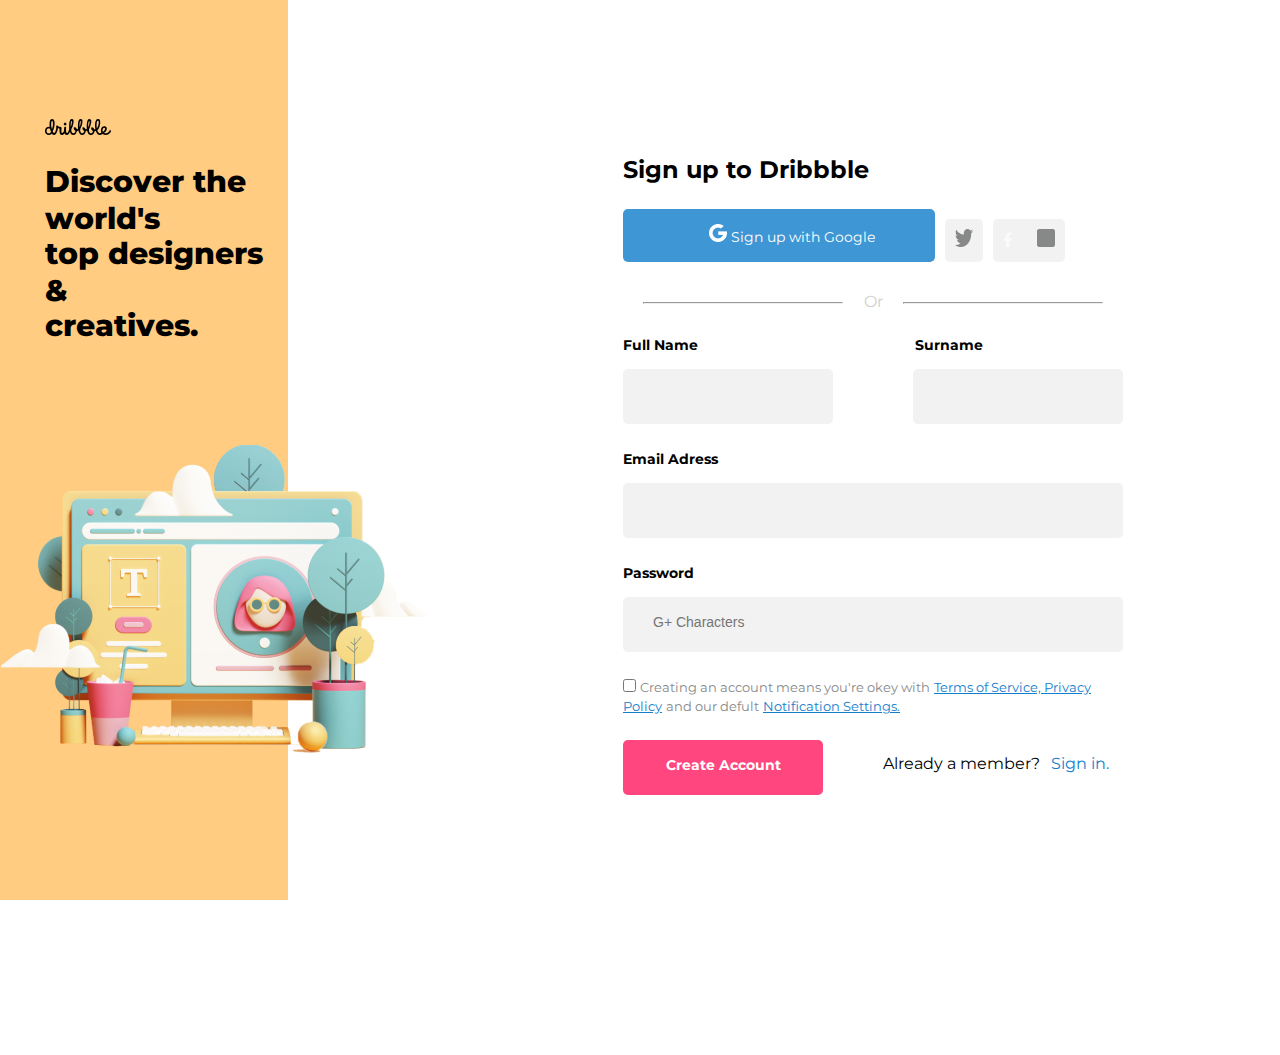
<file: studying frontend/hw_login/index.html>
<!DOCTYPE html>
<html lang="en">

<head>
    <meta charset="UTF-8">
    <meta http-equiv="X-UA-Compatible" content="IE=edge">
    <meta name="viewport" content="width=device-width, initial-scale=1.0">
    <title>login</title>
    <link rel="stylesheet" href="style.css">
    <style>
        @import url('https://fonts.googleapis.com/css2?family=Montserrat:wght@100;200;300;400;500;600;700&display=swap');
    </style>
</head>

<body>
    <div class="base">
        <div class="box1 box">
            <div class="lelfArea">
                <div class="logo">
                    <img src="logo.png">
                </div>
                <div class="textArea">
                    <h2 class="text">Discover the world's</h2>
                    <h2 class="text">top designers &</h2>
                    <h2 class="text">creatives.</h2>
                </div>
                <div class="image">
                    <img src="image.png">
                </div>
            </div>
        </div>
        <div class="box2 box">
            <h2 class="heading">Sign up to Dribbble</h2>
            <div class="buttons">
                <a class="googleButton">
                    <i class="google"></i>
                    <img class="gg" src="google.png">
                    <span>Sign up with Google</span>
                </a>
                <a class="twitterButton">
                    <i class="twitter"></i>
                    <img class="tw" src="twitter.png">
                </a>
                <a class="facebookButton">
                    <i class="facebook"></i>
                    <img class="fc" src="facebook_01.png">
                    <img class="fc" src="facebook_02.png">
                </a>
            </div>
            
            <div class="lineArea">
                <hr>
                <span class="or">Or</span>
                <hr>
            </div>
            
            <div class="nameText">
                <span class="text1">Full Name</span>
                <span class="text2">Surname</span>
            </div>

            <div class="names">
                <div class="firstName name"></div>
                <div class="surname name"></div>
            </div>

            <span class="text3">Email Adress</span>

            <div class="emailAddress"></div>

            <span class="text3">Password</span>

            <div class="password">
                <input type="password" class="formInput" placeholder="G+ Characters">
            </div>

            <div class="policy">
                <div class="miniBox">
                    <input type="checkbox" name="terms" id="lol">
                    <label class="text5" for="terms">Creating an account means you're okey with</label>
                    <a class="privacy" href="#">Terms of Service, Privacy Policy</a>
                    <label for="terms" class="text5">and our defult</label>
                    <a class="privacy" href="#">Notification Settings.</a>
                </div>
            </div>

            <div class="fin">
                <div class="create">
                    <span class="text6">Create Account</span>
                </div>
                <span class="member">Already a member?</span>
                <a class="signUp" href="#">Sign in.</a>
            </div>
        </div>
    </div>
</body>

</html>
</file>
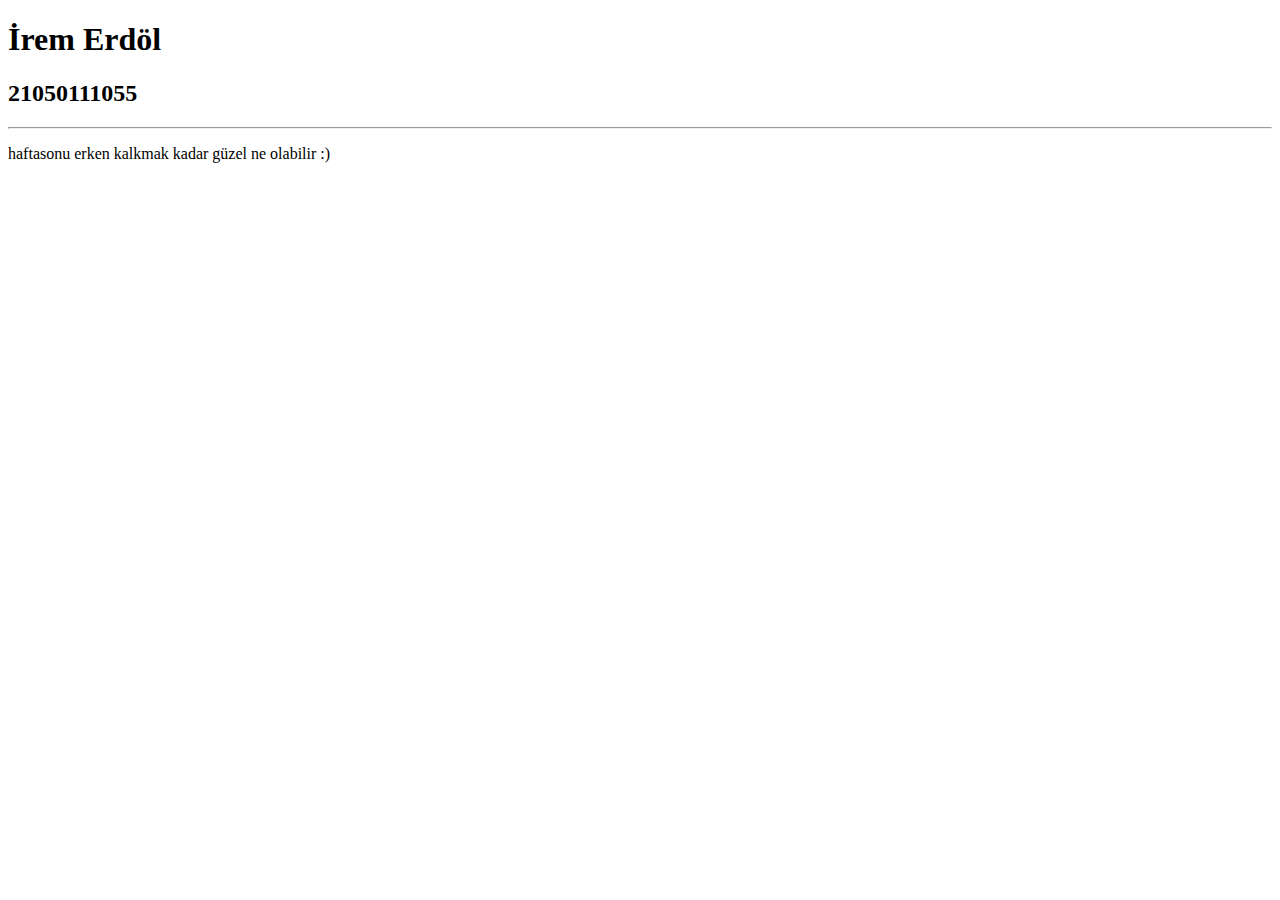
<file: studying frontend/practice_01.html>
<!DOCTYPE html>
<html lang='tr'>
    <head>
        <h1>İrem Erdöl</h1>
    </head>
    <body>
        <h2><b>21050111055</b></h2>
        <hr>
        <p>haftasonu erken kalkmak kadar güzel ne olabilir :)</p>
</body>
</html>
</file>
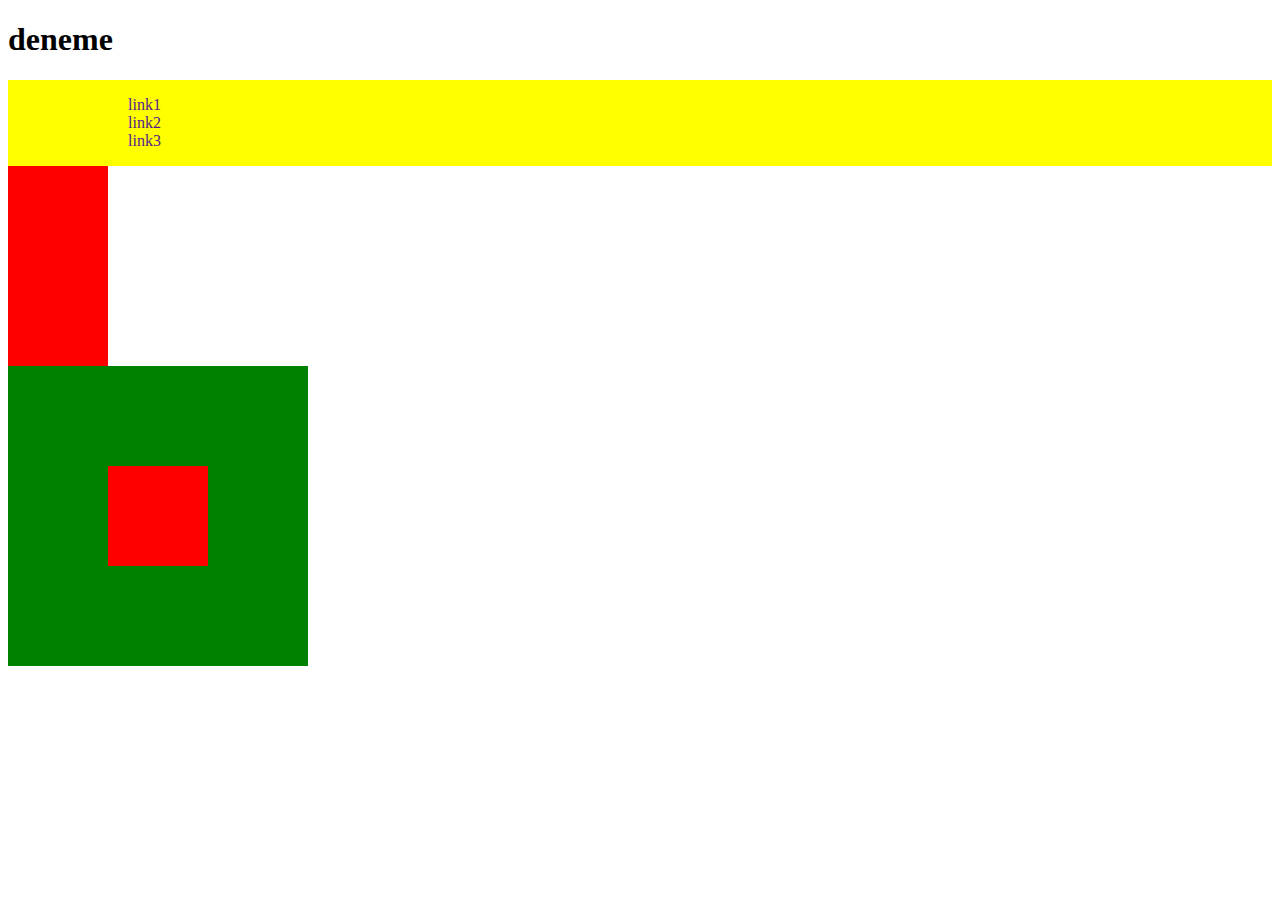
<file: studying frontend/sass/main.html>
<!DOCTYPE html>
<html lang="en">

<head>
    <meta charset="UTF-8">
    <meta http-equiv="X-UA-Compatible" content="IE=edge">
    <meta name="viewport" content="width=device-width, initial-scale=1.0">
    <title>sass</title>
    <link rel="stylesheet" href="sass.css">
</head>

<body>
    <div class="main">
        <h1>deneme</h1>
    </div>
    <header>
        <div class="conteiner">
            <ul>
                <li><a href="">link1</a></li>
                <li><a href="">link2</a></li>
                <li><a href="">link3</a></li>
            </ul>
        </div>

        <div class="boxes">
            <div class="box1"></div>
            <div class="box1"></div>
        </div>
    </header>

    <div class="kutularr">

    </div>

    
</body>
</html>
</file>
<file: studying frontend/hw_login/style.css>
*{
    margin: 0;
    padding: 0;
    box-sizing: border-box;
}

body{
    font-family: 'Montserrat', sans-serif;
}

.box{
    position: absolute;  
    height: 100vh;   
}

.box1{
    background-color: #FFCC81;
    width: 22.5%;
}

.box2{
    left: 623px;
    top: 155px;
    width: 500px;
    background-color: white;
}

/* start: left side of the page */
.logo{
    position: absolute;
    top: 119px;
    left: 45px;
}

.textArea{
    position: absolute;
    top: 163px;
    left: 45px;
}
.text{
    font-size: 30px;
    margin-bottom: -2px;
    font-weight: 800;
}

.image{
    position: absolute;
    left: 1px;
    top: 445px;
}
/* end: left side of the page */

/* start: login area */
.heading{
    font-size: 24px;
    margin-bottom: 25px;
}

.buttons{
    display: flex;
}

.googleButton{
    background-color: #3F96D4;
    border-radius: 5px;
    padding: 15px 60px 16px 86px;
    color: white;
    font-size: 14px;  
}

.twitterButton{
    background-color: #F2F2F2;
    align-items: center;
    margin: 10px 0 0 10px;
    padding: 10;
    border-radius: 5px;
}

.tw{
    margin: 10px;
    align-items: center;
}

.facebookButton{
    background-color: #F2F2F2;
    align-items: center;
    margin: 10px 0 0 10px;
    border-radius: 5px;
}

.fc{
    margin: 10px;
}
/* 1_facebook logolarını nasıl
üst üste getirebileceğimi çözemedim. Absolute
diyince background-color gidiyor ve logonun koyu
olan kısmı üste çıkıyor.
2_google imgesini mavi kutunun soluna getiremedim
justify-content denedim ama işe yaramadı. */

.or{
    
    margin: 15px 0 auto;
}

.lineArea{
    display: flex;
    margin-top: 15px;
    color: #CFCFCF;
    width: 100%;
}

hr{
    width: 40%;
    height: 1px;
    background-color: #CFCFCF;
    margin: 25px auto 0;
}

.nameText{
    display: flex;
    margin-top: 25px;
    font-size: 14px;
    font-weight: 700;
}

.text1{
    margin-right: auto;
}

.text2{
    margin-right: 140px;
}

.names{
    display: flex;
    margin-top: 15px;
}

.name{
    width: 44%;
    background-color: #F2F2F2;
    height: 55px;
    margin-right: auto;
    border-radius: 5px;
    margin-bottom: 25px;
}

.surname{
    margin-left: 80px;
}

.text3{
    font-size: 14px;
    font-weight: 700;
}

.emailAddress{
    width: 100%;
    height: 55px;
    background-color: #F2F2F2;
    margin-top: 15px;
    border-radius: 5px;
    margin-bottom: 25px;
}

.formInput{
    font-weight: 400;
    font-size: 14px;
    color: #878888;
    outline: none;
    border: none;
    background-color: #F2F2F2;
}
/* içerdeki yazının rengini ve fontunu değiştiremedim :D? */

.password{
    width: 100%;
    height: 55px;
    background-color: #F2F2F2;
    border-radius: 5px;
    padding: 15px 15px 15px 30px;
    margin-top: 15px;
    margin-bottom: 25px;
}

.policy{
    display: flex;
    justify-content: space-between;
    align-items: center;
}

.text5{
    font-weight: 400;
    font-size: 13px;
    line-height: 16px;
    color: #878888;
}

.privacy{
    color: #137ECB;
    font-weight: 400;
    font-size: 13px;
    line-height: 16px;
}

.fin{
    display: flex;
}
.text6{
    font-weight: 700;
    font-size: 14px;
    line-height: 17px;
    color: white;
}

.create{
    width: 40%;
    height: 55px;
    background-color: #FF467E;
    border-radius: 5px;
    margin-top: 25px;
    padding: 15px 36px 16px 43px;
}

.member{
    margin: 39px 0 0 60px;
}

.signUp{
    margin: 39px 11px;
    color: #137ECB;
    text-decoration-line: none;
}

/* end: login area */
</file>
<file: studying frontend/sass/sass.css>
kutu, body header .boxes .box1, .kutularr {
  width: 100px;
  height: 100px;
  background-color: red;
  display: -webkit-box;
  display: -ms-flexbox;
  display: flex;
  -webkit-box-pack: center;
      -ms-flex-pack: center;
          justify-content: center;
}

body header .conteiner {
  display: -webkit-box;
  display: -ms-flexbox;
  display: flex;
  -webkit-box-align: center;
      -ms-flex-align: center;
          align-items: center;
  -webkit-box-pack: justify;
      -ms-flex-pack: justify;
          justify-content: space-between;
  background-color: yellow;
}

body header .conteiner ul li {
  margin: 0 80px;
  list-style: none;
}

body header .conteiner ul li a {
  text-decoration: none;
}

body header .conteiner ul li a:hover {
  color: black;
}

.kutularr {
  border-width: 100px;
  border-style: dashed;
  border-color: green;
}
/*# sourceMappingURL=sass.css.map */
</file>
